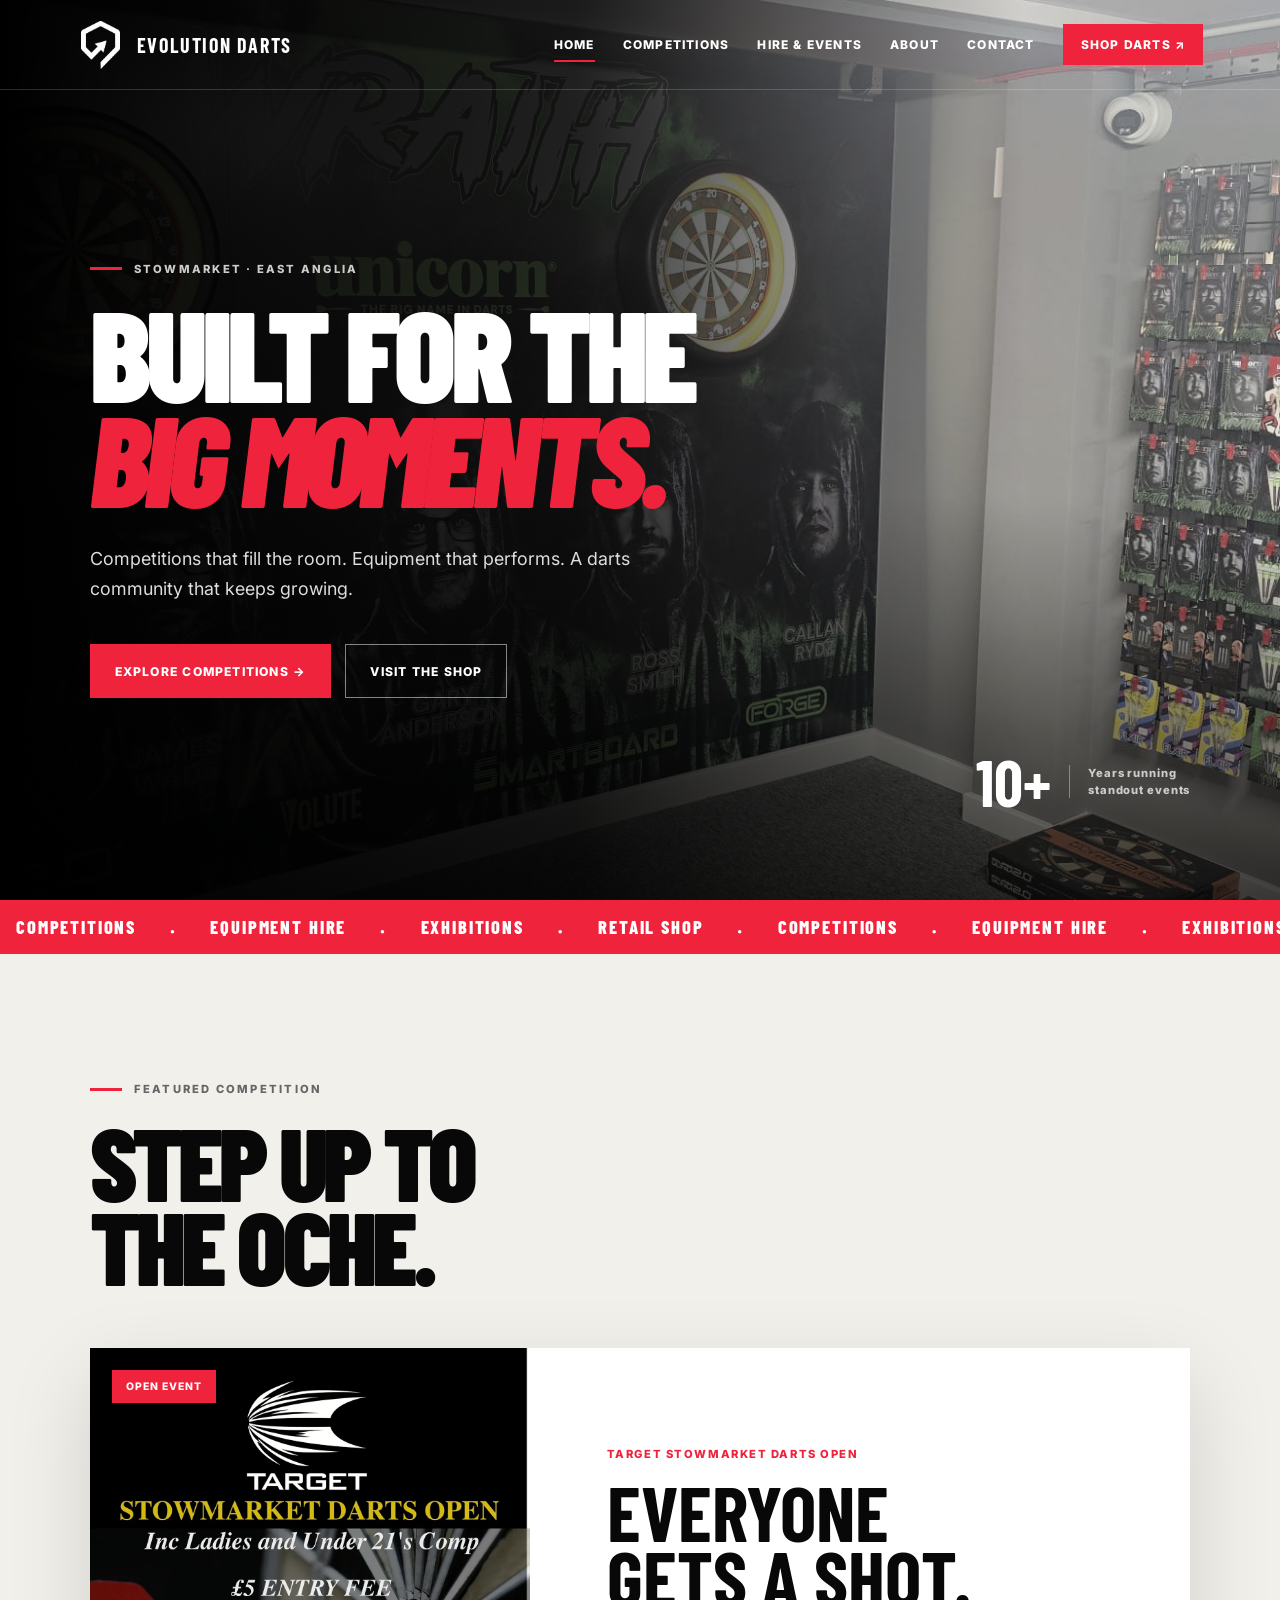
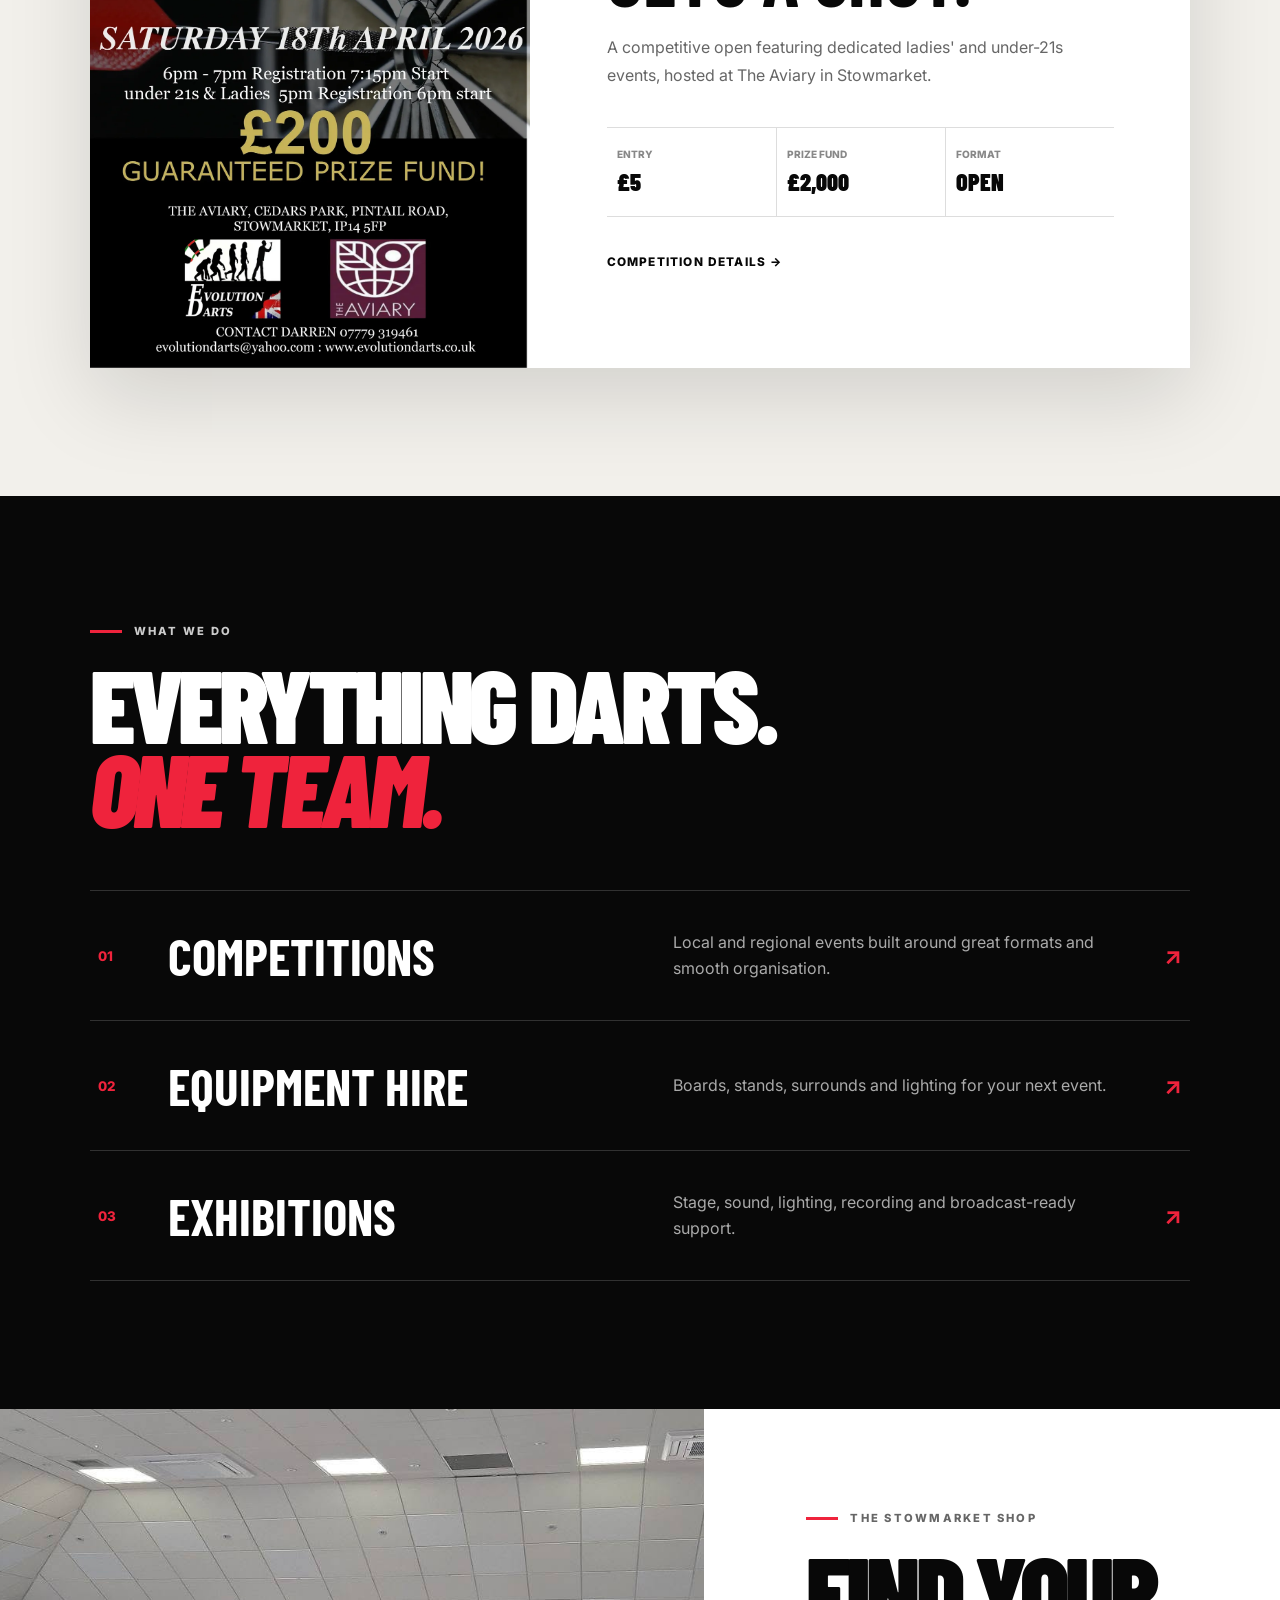
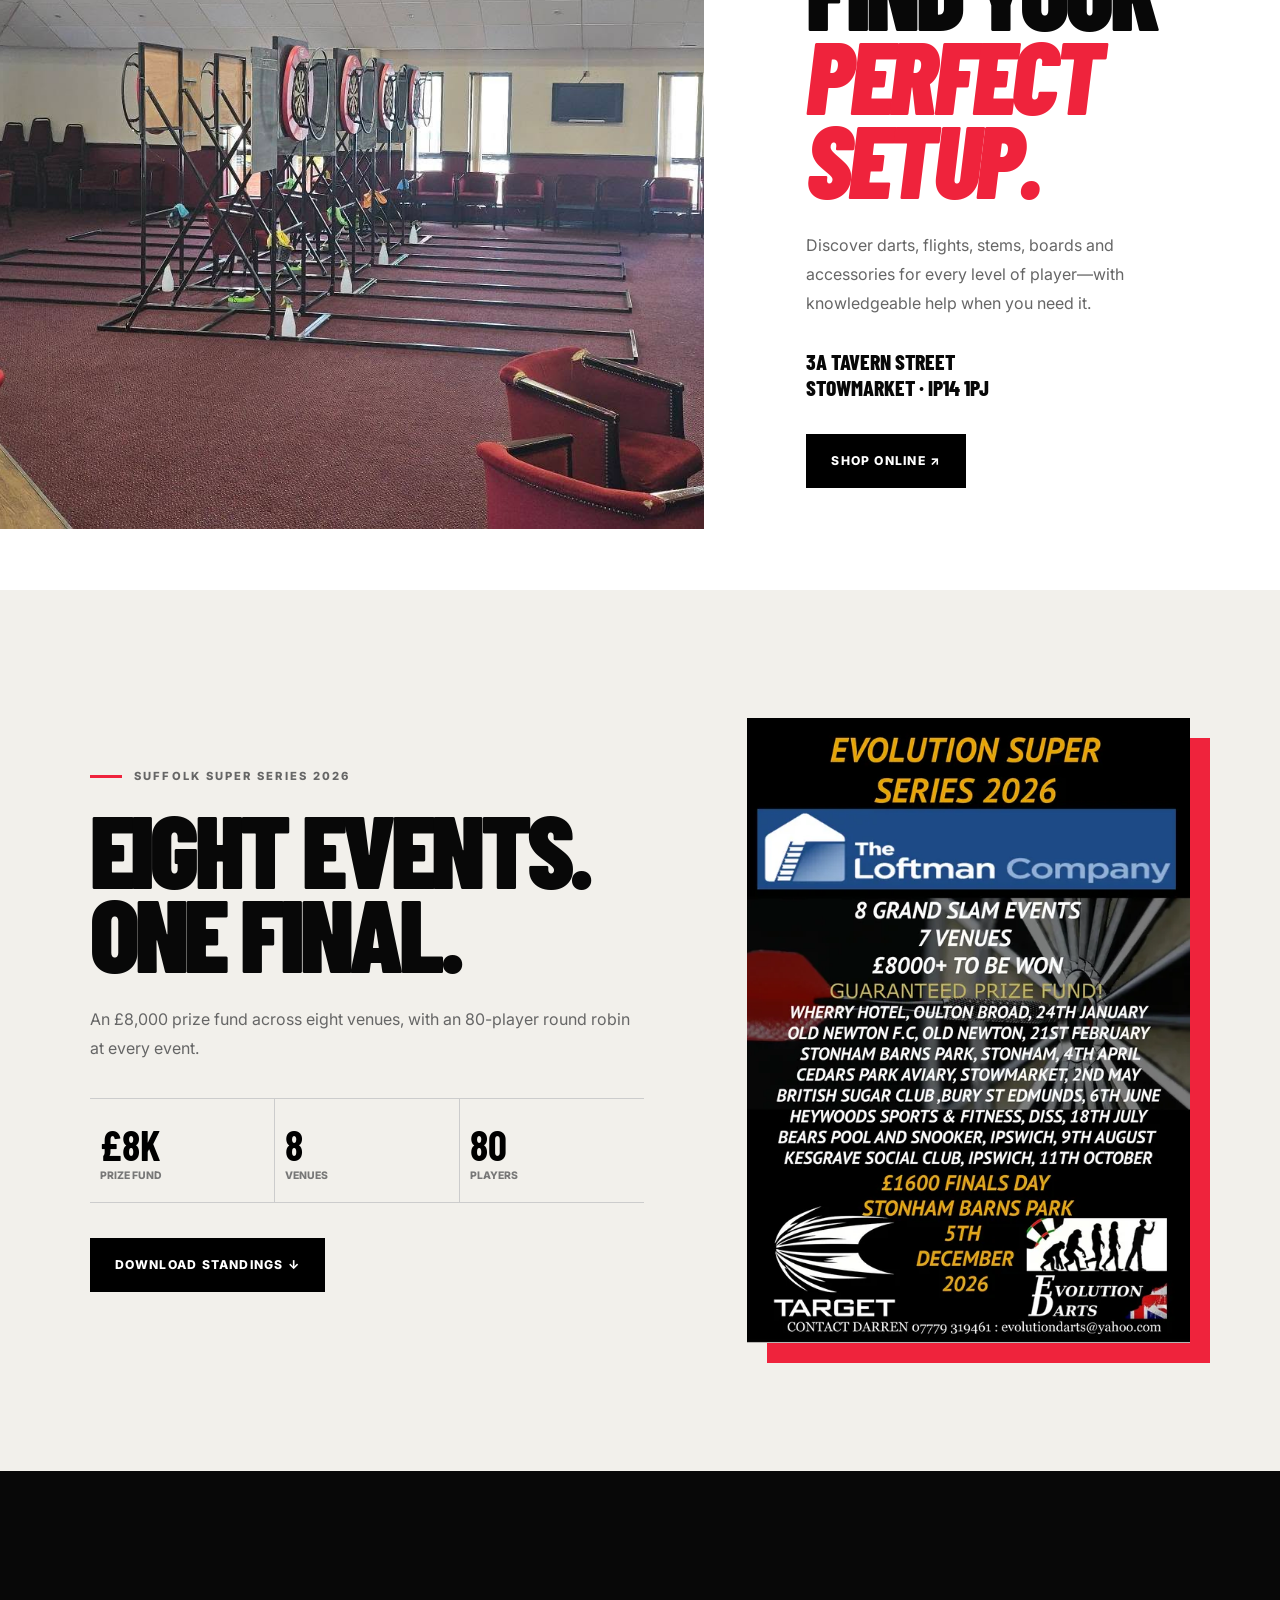
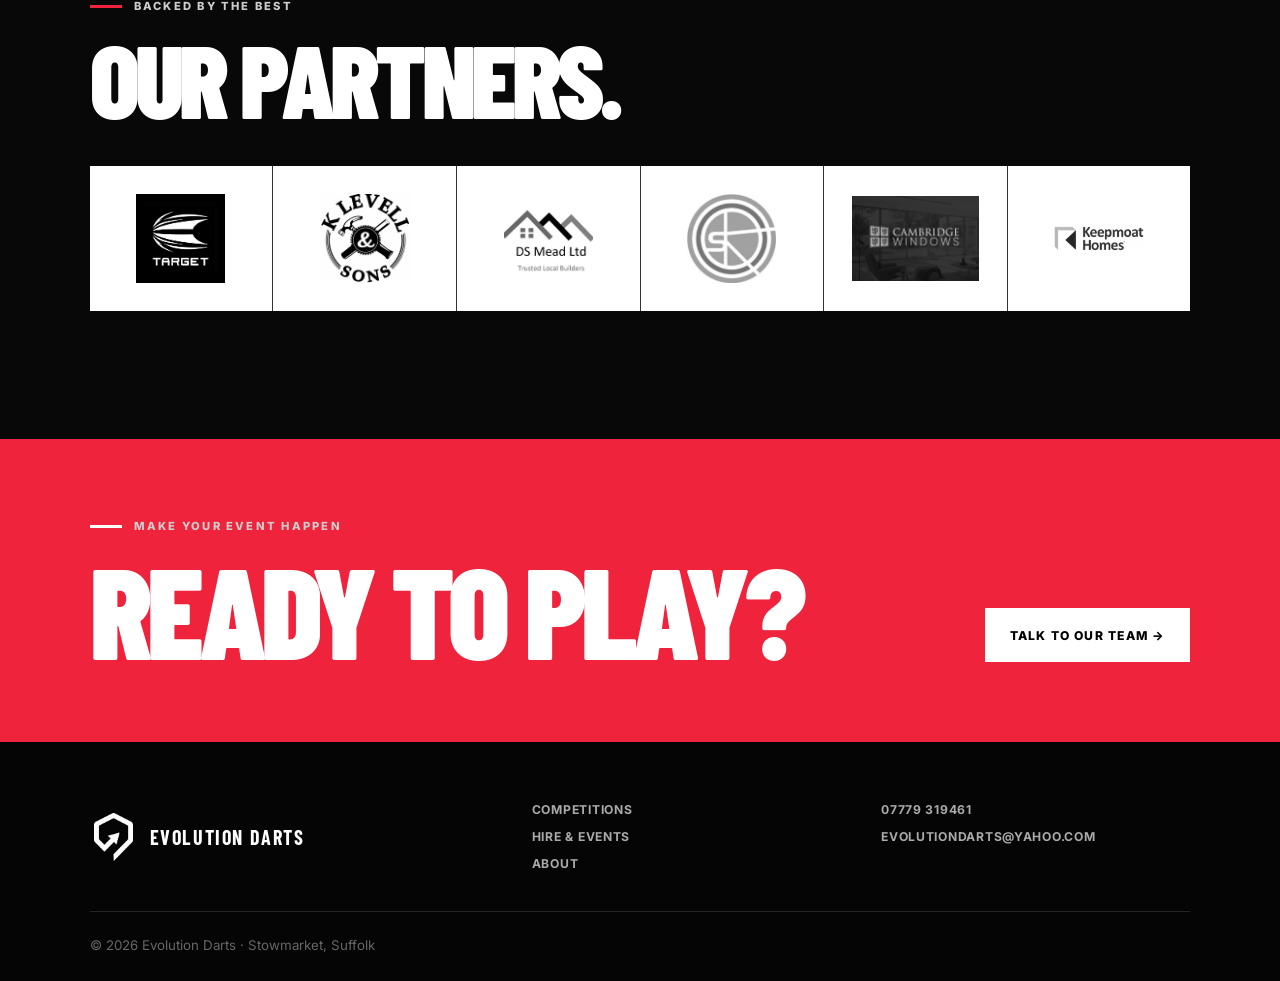
<file: docs/index.html>
<!doctype html><html lang="en"><head><meta charset="utf-8"><meta name="viewport" content="width=device-width,initial-scale=1"><meta name="description" content="Evolution Darts competitions, equipment hire and specialist darts shop in Stowmarket."><title>Evolution Darts | Built for the big moments</title><link rel="preconnect" href="https://fonts.googleapis.com"><link rel="preconnect" href="https://fonts.gstatic.com" crossorigin><link href="https://fonts.googleapis.com/css2?family=Barlow+Condensed:ital,wght@0,700;0,800;0,900;1,800&family=Inter:wght@400;600;700;800&display=swap" rel="stylesheet"><link rel="stylesheet" href="modern.css"></head><body>
<a class="skip" href="#main">Skip to content</a><header><a class="brand" href="index.html"><img src="images/Evo-Logo-_white-removebg-preview.png" alt=""><strong>EVOLUTION <span>DARTS</span></strong></a><button class="menu" aria-expanded="false" aria-controls="nav"><i></i><i></i><i></i><b>Menu</b></button><nav id="nav"><a class="active" href="index.html">Home</a><a href="competitions.html">Competitions</a><a href="services.html">Hire & Events</a><a href="about-us.html">About</a><a href="contact-us.html">Contact</a><a class="shop" href="https://evolutiondarts.co.uk/" target="_blank" rel="noopener">Shop darts ↗</a></nav></header>
<main id="main"><section class="hero"><img src="images/evoshop2.jpg" alt="Evolution Darts shop"><div class="shade"></div><div class="hero-copy reveal"><p class="tag">STOWMARKET · EAST ANGLIA</p><h1>BUILT FOR THE<br><em>BIG MOMENTS.</em></h1><p>Competitions that fill the room. Equipment that performs. A darts community that keeps growing.</p><div class="actions"><a class="btn red" href="competitions.html">Explore competitions →</a><a class="btn clear" href="https://evolutiondarts.co.uk/">Visit the shop</a></div></div><div class="hero-stat"><strong>10+</strong><span>Years running<br>standout events</span></div></section>
<div class="ticker"><div>COMPETITIONS <b>●</b> EQUIPMENT HIRE <b>●</b> EXHIBITIONS <b>●</b> RETAIL SHOP <b>●</b> COMPETITIONS <b>●</b> EQUIPMENT HIRE <b>●</b> EXHIBITIONS <b>●</b> RETAIL SHOP <b>●</b></div></div>
<section class="feature wrap"><div class="heading reveal"><p class="tag dark">FEATURED COMPETITION</p><h2>STEP UP TO<br>THE OCHE.</h2></div><article class="event reveal"><div class="poster"><img src="images/evo-nextcomp.webp" alt="Stowmarket Darts Open poster"><span>OPEN EVENT</span></div><div class="event-copy"><p class="red-text">TARGET STOWMARKET DARTS OPEN</p><h3>EVERYONE<br>GETS A SHOT.</h3><p>A competitive open featuring dedicated ladies' and under-21s events, hosted at The Aviary in Stowmarket.</p><dl><div><dt>ENTRY</dt><dd>£5</dd></div><div><dt>PRIZE FUND</dt><dd>£2,000</dd></div><div><dt>FORMAT</dt><dd>OPEN</dd></div></dl><a class="link" href="competitions.html">Competition details →</a></div></article></section>
<section class="dark-section wrap"><div class="heading reveal"><p class="tag">WHAT WE DO</p><h2>EVERYTHING DARTS.<br><em>ONE TEAM.</em></h2></div><div class="services"><a href="competitions.html"><small>01</small><h3>COMPETITIONS</h3><p>Local and regional events built around great formats and smooth organisation.</p><b>↗</b></a><a href="services.html"><small>02</small><h3>EQUIPMENT HIRE</h3><p>Boards, stands, surrounds and lighting for your next event.</p><b>↗</b></a><a href="services.html"><small>03</small><h3>EXHIBITIONS</h3><p>Stage, sound, lighting, recording and broadcast-ready support.</p><b>↗</b></a></div></section>
<section class="shop-feature"><img src="images/evo-equip3.jpg" alt="Darts equipment"><div><p class="tag dark">THE STOWMARKET SHOP</p><h2>FIND YOUR<br><em>PERFECT SETUP.</em></h2><p>Discover darts, flights, stems, boards and accessories for every level of player—with knowledgeable help when you need it.</p><address>3A TAVERN STREET<br>STOWMARKET · IP14 1PJ</address><a class="btn black" href="https://evolutiondarts.co.uk/">Shop online ↗</a></div></section>
<section class="series wrap"><div><p class="tag dark">SUFFOLK SUPER SERIES 2026</p><h2>EIGHT EVENTS.<br>ONE FINAL.</h2><p>An £8,000 prize fund across eight venues, with an 80-player round robin at every event.</p><div class="stats"><span><strong>£8K</strong>PRIZE FUND</span><span><strong>8</strong>VENUES</span><span><strong>80</strong>PLAYERS</span></div><a class="btn black" href="reports/Super Series Points 2026.xlsx" download>Download standings ↓</a></div><img src="images/suffolk-super.webp" alt="Suffolk Super Series 2026"></section>
<section class="partners wrap dark-section"><div class="heading"><p class="tag">BACKED BY THE BEST</p><h2>OUR PARTNERS.</h2></div><div class="logos"><img src="images/target-logo.jpg" alt="Target"><img src="images/Klevelsons.webp" alt="K Levell and Sons"><img src="images/dsmeadltd.webp" alt="DS Mead"><img src="images/sidekick.webp" alt="SideKick Sports"><img src="images/cam-windows.webp" alt="Cambridge Windows"><img src="images/Keepmoat-web.jpg" alt="Keepmoat"></div></section>
<section class="cta"><p class="tag">MAKE YOUR EVENT HAPPEN</p><h2>READY TO PLAY?</h2><a class="btn white" href="contact-us.html">Talk to our team →</a></section></main>
<footer><div class="brand"><img src="images/Evo-Logo-_white-removebg-preview.png" alt=""><strong>EVOLUTION DARTS</strong></div><div><a href="competitions.html">Competitions</a><a href="services.html">Hire & Events</a><a href="about-us.html">About</a></div><div><a href="tel:+447779319461">07779 319461</a><a href="mailto:evolutiondarts@yahoo.com">evolutiondarts@yahoo.com</a></div><small>© <span id="year"></span> Evolution Darts · Stowmarket, Suffolk</small></footer><script src="modern.js"></script></body></html>
</file>
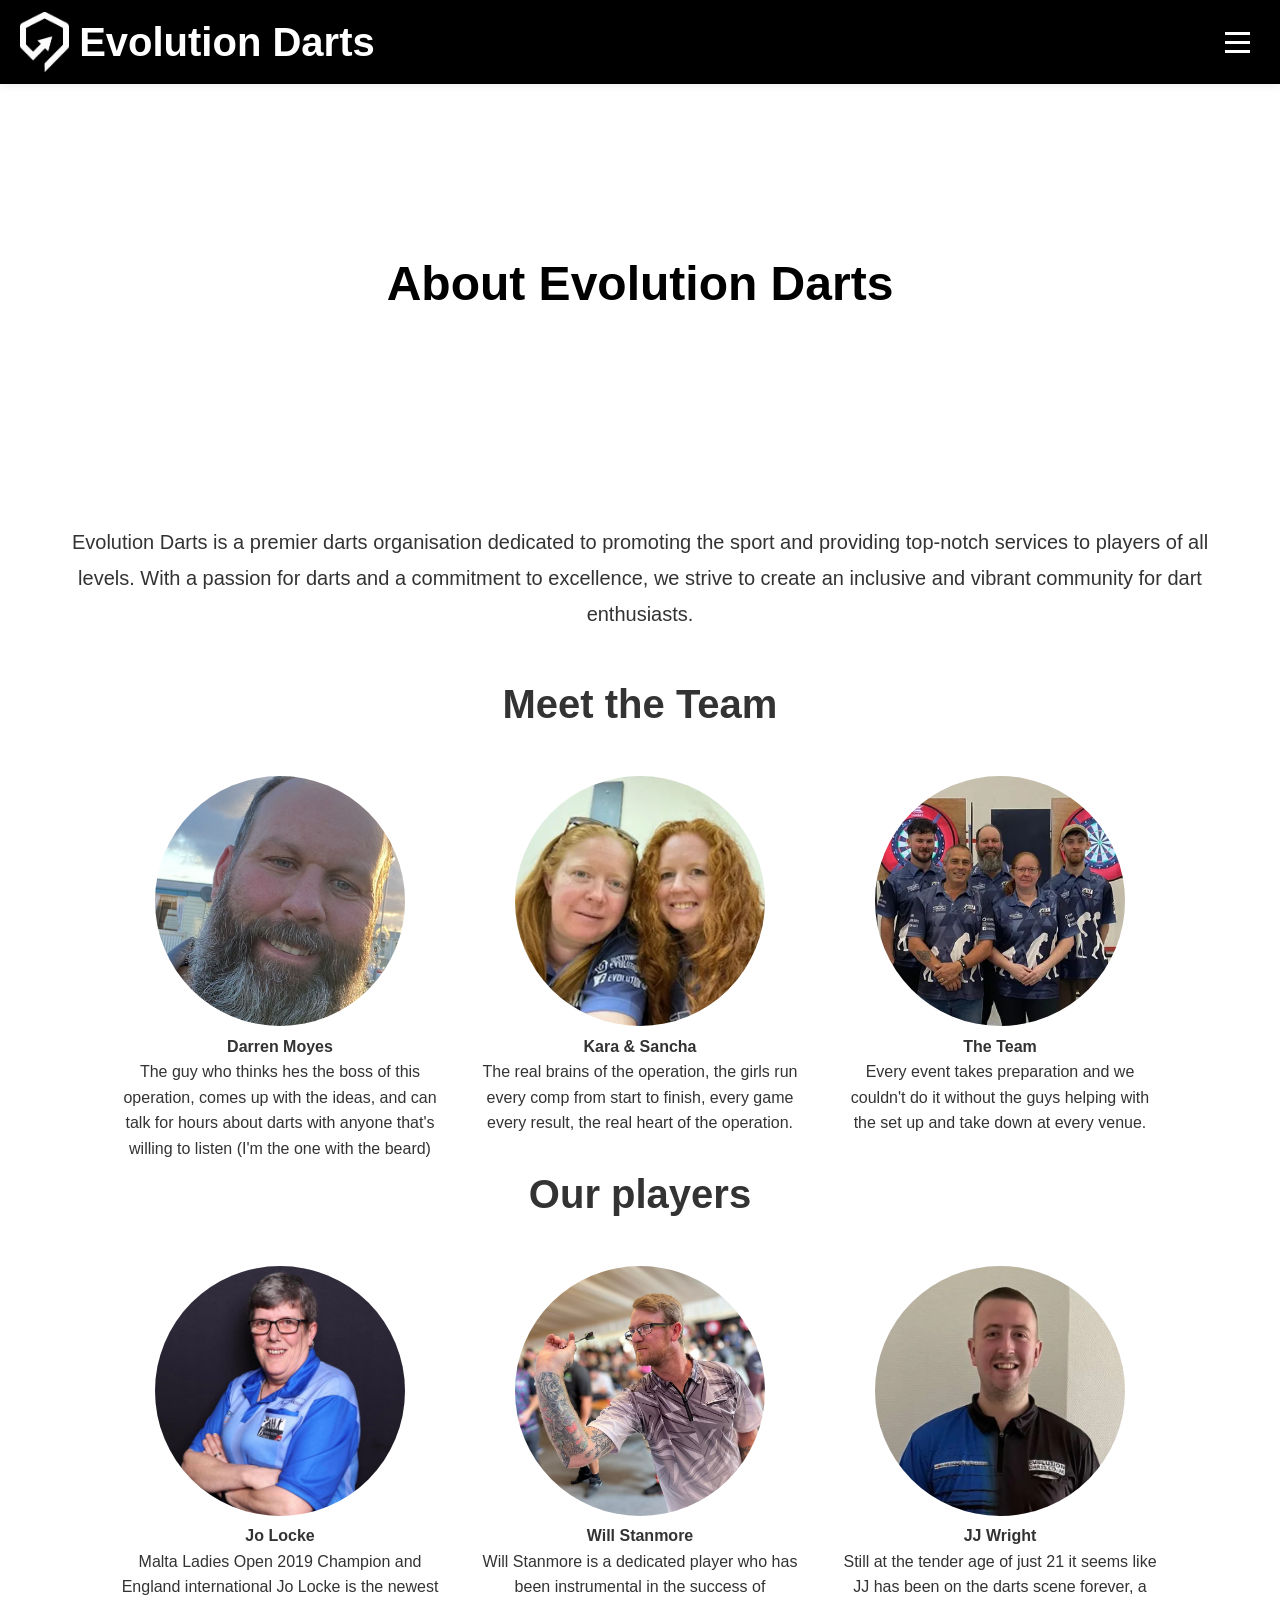
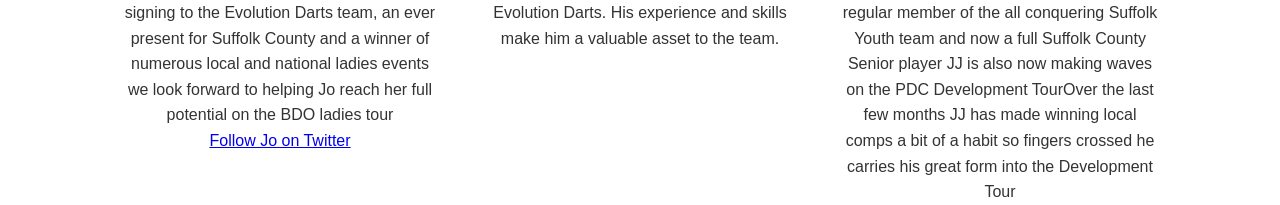
<file: docs/about-us.html>
<!DOCTYPE html>
<html lang="en">
<head>
    <meta charset="UTF-8">
    <meta name="viewport" content="width=device-width, initial-scale=1.0">
    <link rel="stylesheet" href="style.css">
    <title>Evolution Darts</title>
</head>
<body>
    <div class="container">
        <div class="brand">
            <img class="logo" src="images/Evo-Logo-_white-removebg-preview.png" alt="Evolution Darts Logo">
            <h1>Evolution Darts</h1>
        </div>
        <button class="hamburger" aria-label="Toggle menu">
            <span></span>
            <span></span>
            <span></span>
        </button>
        <div class="nav-bar">
            <ul>
                <li>
                    <a href="index.html">Home</a>
                    <a href="services.html">Services</a>
                    <a href="competitions.html">Competitions</a>
                    <a href="about-us.html">About Us</a>
                    <a href="contact-us.html">Contact Us</a>
                    <a class="shop-btn" href="https://evolutiondarts.co.uk/" target="_blank" rel="noopener noreferrer">Online Shop</a>
                </li>
            </ul>
        </div>
        <div class="side-menu">
            <button class="close-btn">&times;</button>
            <ul>
                <li><a href="index.html">Home</a></li>
                <li><a href="services.html">Services</a></li>
                <li><a href="competitions.html">Competitions</a></li>
                <li><a href="about-us.html">About Us</a></li>
                <li><a href="contact-us.html">Contact Us</a></li>
                <li><a class="shop-btn" href="https://evolutiondarts.co.uk/" target="_blank" rel="noopener noreferrer">Online Shop</a></li>
            </ul>
        </div>
    </div>
    
    <div class="about-hero">
        <h2>About Evolution Darts</h2>
    </div>

    <div class="about-content">
        <p>Evolution Darts is a premier darts organisation dedicated to promoting the sport and providing top-notch services to players of all levels. With a passion for darts and a commitment to excellence, we strive to create an inclusive and vibrant community for dart enthusiasts.</p>
    </div>

    <div class="meet-the-team">
        <h3>Meet the Team</h3>
        <div class="team-member">
            <img src="images/darren_evo.jpeg" alt="Darren">
            <h4>Darren Moyes</h4>
            <p>The guy who thinks hes the boss of this operation, comes up with the ideas, and can talk for hours about darts with anyone that's willing to listen (I'm the one with the beard)</p>
        </div>
        <div class="team-member">
            <img src="images/kara_satcha_evo.webp" alt="Kara & Sancha">
            <h4>Kara & Sancha</h4>
            <p>The real brains of the operation, the girls run every comp from start to finish, every game every result, the real heart of the operation.</p>
        </div>
        <div class="team-member">
            <img src="images/team_evo.webp" alt="The team at evo darts">
            <h4>The Team</h4>
            <p>Every event takes preparation and we couldn't do it without the guys helping with the set up and take down at every venue.</p>
        </div>
    </div>

        <div class="meet-the-players">
        <h3>Our players</h3>
        <div class="player">
            <img src="images/jo_locke.jpg" alt="Jo Locke">
            <h4>Jo Locke</h4>
            <p>Malta Ladies Open 2019 Champion and England international Jo Locke is the newest signing to the Evolution Darts team, an ever present for Suffolk County and a winner of numerous local and national ladies events we look forward to helping Jo reach her full potential on the BDO ladies tour</p>
            <p><a href="https://x.com/DartsJo" target="_blank" rel="noopener noreferrer">Follow Jo on Twitter</a></p>
        </div>
        <div class="player">
            <img src="images/will_stanmore.jpg" alt="Will Stanmore">
            <h4>Will Stanmore</h4>
            <p>Will Stanmore is a dedicated player who has been instrumental in the success of Evolution Darts. His experience and skills make him a valuable asset to the team.</p>
        </div>
        <div class="player">
            <img src="images/jj_wright.jpg" alt="JJ Wright">
            <h4>JJ Wright</h4>
            <p>Still at the tender age of just 21 it seems like JJ has been on the darts scene forever, a regular member of the all conquering Suffolk Youth team and now a full Suffolk County Senior player JJ is also now making waves on the PDC Development TourOver the last few months JJ has made winning local comps a bit of a habit so fingers crossed he carries his great form into the Development Tour</p>
        </div>
    </div>




    <script src="main.js"></script>
</body>
</html>
</file>
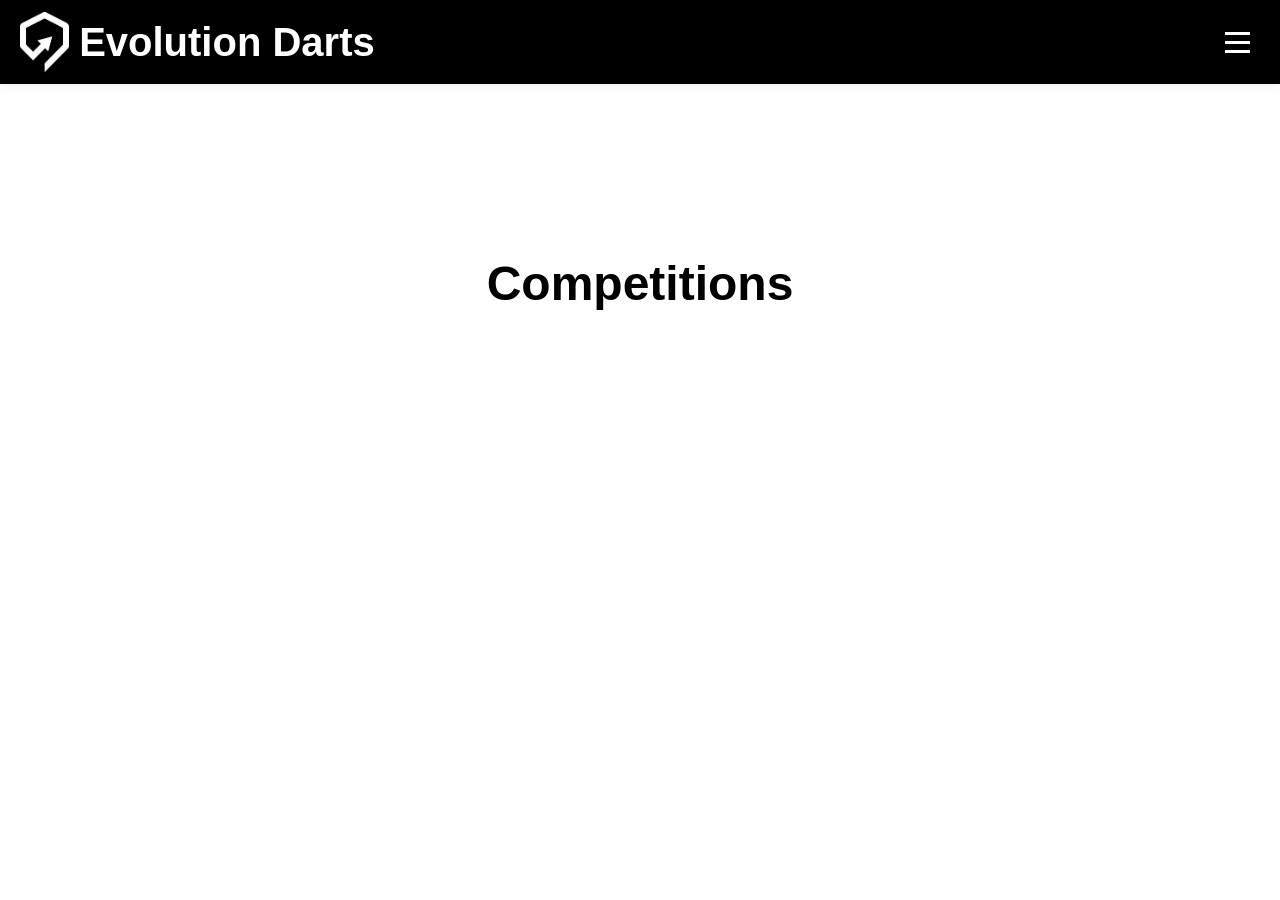
<file: docs/competitions.html>
<!DOCTYPE html>
<html lang="en">
<head>
    <meta charset="UTF-8">
    <meta name="viewport" content="width=device-width, initial-scale=1.0">
    <link rel="stylesheet" href="style.css">
    <title>Evolution Darts</title>
</head>
<body>
    <div class="container">
        <div class="brand">
            <img class="logo" src="/images/Evo-Logo-_white-removebg-preview.png" alt="Evolution Darts Logo">
            <h1>Evolution Darts</h1>
        </div>
        <button class="hamburger" aria-label="Toggle menu">
            <span></span>
            <span></span>
            <span></span>
        </button>
        <div class="nav-bar">
            <ul>
                <li>
                    <a href="index.html">Home</a>
                    <a href="services.html">Services</a>
                    <a href="competitions.html">Competitions</a>
                    <a href="about-us.html">About Us</a>
                    <a href="contact-us.html">Contact Us</a>
                    <a class="shop-btn" href="https://evolutiondarts.co.uk/" target="_blank" rel="noopener noreferrer">Online Shop</a>
                </li>
            </ul>
        </div>
        <div class="side-menu">
            <button class="close-btn">&times;</button>
            <ul>
                <li><a href="index.html">Home</a></li>
                <li><a href="services.html">Services</a></li>
                <li><a href="competitions.html">Competitions</a></li>
                <li><a href="about-us.html">About Us</a></li>
                <li><a href="contact-us.html">Contact Us</a></li>
                <li><a class="shop-btn" href="https://evolutiondarts.co.uk/" target="_blank" rel="noopener noreferrer">Online Shop</a></li>
            </ul>
        </div>
    </div>
    
    <div class="about-hero">
        <h2>Competitions</h2>
    </div>





    <script src="main.js"></script>
</body>
</html>
</file>
<file: docs/modern.css>
:root{--red:#ef233c;--black:#080808;--paper:#f2f0eb;--white:#fff;--display:"Barlow Condensed",sans-serif;--body:"Inter",sans-serif}*{box-sizing:border-box;margin:0;padding:0}html{scroll-behavior:smooth}body{background:var(--paper);color:var(--black);font-family:var(--body);overflow-x:hidden}img{display:block;max-width:100%}a{color:inherit}.skip{position:fixed;top:8px;left:8px;z-index:99;padding:12px;background:white;transform:translateY(-150%)}.skip:focus{transform:none}header{position:absolute;z-index:20;inset:0 0 auto;display:flex;height:90px;padding:0 clamp(22px,6vw,100px);align-items:center;justify-content:space-between;border-bottom:1px solid #ffffff2b;color:white}.brand{display:flex;align-items:center;gap:12px;text-decoration:none}.brand img{width:48px;height:48px;object-fit:contain}.brand strong{font-family:var(--display);font-size:1.25rem;letter-spacing:.08em}.brand span{font-weight:700}nav{display:flex;align-items:center;gap:clamp(18px,2.2vw,35px)}nav a{position:relative;font-size:.75rem;font-weight:800;letter-spacing:.1em;text-decoration:none;text-transform:uppercase}nav a:not(.shop):after{position:absolute;bottom:-10px;left:0;width:100%;height:2px;background:var(--red);content:"";transform:scaleX(0);transition:.25s}nav a:hover:after,nav a.active:after{transform:none}.shop{padding:13px 18px;background:var(--red)}.menu{display:none;border:0;background:none;color:white}.hero{position:relative;display:flex;min-height:760px;height:100svh;padding:140px clamp(24px,7vw,115px) 80px;align-items:center;overflow:hidden;color:white;background:black}.hero>img{position:absolute;inset:0;width:100%;height:100%;object-fit:cover;filter:saturate(.65)}.shade{position:absolute;inset:0;background:linear-gradient(90deg,#000f 0,#000c 45%,#0001 80%),linear-gradient(0deg,#000b,transparent 45%)}.hero-copy{position:relative;z-index:2;max-width:850px}.tag{display:flex;align-items:center;gap:12px;margin-bottom:24px;color:#ccc;font-size:.7rem;font-weight:800;letter-spacing:.2em}.tag:before{width:32px;height:3px;background:var(--red);content:""}.tag.dark{color:#666}.hero h1,.heading h2,.shop-feature h2,.series h2,.cta h2{font-family:var(--display);font-weight:900;letter-spacing:-.045em;line-height:.82}.hero h1{font-size:clamp(5rem,10vw,10rem)}em{color:var(--red);font-style:italic}.hero-copy>p:not(.tag){max-width:620px;margin-top:34px;color:#ddd;font-size:1.12rem;line-height:1.7}.actions{display:flex;gap:14px;margin-top:40px}.btn{display:inline-flex;min-height:54px;padding:0 24px;align-items:center;justify-content:center;border:1px solid transparent;font-size:.76rem;font-weight:800;letter-spacing:.1em;text-decoration:none;text-transform:uppercase;transition:.25s}.btn:hover{transform:translateY(-3px)}.red{background:var(--red)}.clear{border-color:#ffffff80}.black{background:black;color:white}.white{background:white;color:black}.hero-stat{position:absolute;z-index:2;right:7vw;bottom:80px;display:flex;align-items:center;gap:18px}.hero-stat strong{font-family:var(--display);font-size:4rem}.hero-stat span{padding-left:18px;border-left:1px solid #888;color:#ccc;font-size:.7rem;font-weight:800;line-height:1.5;letter-spacing:.08em}.ticker{overflow:hidden;background:var(--red);color:white}.ticker div{width:max-content;padding:16px;font-family:var(--display);font-size:1.15rem;font-weight:800;letter-spacing:.1em;animation:move 25s linear infinite}.ticker b{padding:0 28px;font-size:.5rem}@keyframes move{to{transform:translateX(-50%)}}.wrap{padding:clamp(80px,10vw,145px) clamp(24px,7vw,115px)}.heading{margin-bottom:60px}.heading h2,.shop-feature h2,.series h2{font-size:clamp(4rem,8vw,8rem)}.event{display:grid;grid-template-columns:.8fr 1.2fr;max-width:1250px;margin-left:auto;background:white;box-shadow:0 30px 80px #0002}.poster{position:relative;min-height:620px;overflow:hidden}.poster img{width:100%;height:100%;object-fit:cover}.poster span{position:absolute;top:22px;left:22px;padding:10px 14px;background:var(--red);color:white;font-size:.65rem;font-weight:800;letter-spacing:.1em}.event-copy{display:flex;padding:clamp(40px,6vw,90px);flex-direction:column;justify-content:center}.red-text{color:var(--red);font-size:.7rem;font-weight:800;letter-spacing:.14em}.event h3{margin:18px 0 24px;font-family:var(--display);font-size:clamp(3.5rem,6vw,6rem);line-height:.85}.event-copy>p:not(.red-text){color:#666;line-height:1.75}.event dl{display:grid;grid-template-columns:repeat(3,1fr);margin:38px 0;border-block:1px solid #ddd}.event dl div{padding:20px 10px}.event dl div+div{border-left:1px solid #ddd}.event dt{color:#888;font-size:.63rem;font-weight:800}.event dd{margin-top:7px;font-family:var(--display);font-size:1.5rem;font-weight:900}.link{font-size:.74rem;font-weight:800;letter-spacing:.1em;text-decoration:none;text-transform:uppercase}.dark-section{background:var(--black);color:white}.services{border-top:1px solid #ffffff2a}.services a{display:grid;padding:34px 8px;grid-template-columns:70px 1.1fr 1fr 50px;align-items:center;border-bottom:1px solid #ffffff2a;text-decoration:none;transition:.25s}.services a:hover{padding-inline:20px;background:#151515}.services small{color:var(--red);font-weight:800}.services h3{font-family:var(--display);font-size:clamp(2.5rem,4vw,4rem)}.services p{color:#aaa;line-height:1.6}.services b{justify-self:end;color:var(--red);font-size:1.5rem}.shop-feature{display:grid;grid-template-columns:1.1fr .9fr;background:white}.shop-feature>img{width:100%;height:720px;object-fit:cover}.shop-feature>div{display:flex;padding:clamp(55px,8vw,125px);flex-direction:column;justify-content:center}.shop-feature>div>p:not(.tag),.series>div>p:not(.tag){margin:30px 0;color:#666;line-height:1.8}.shop-feature address{margin-bottom:34px;font-family:var(--display);font-size:1.35rem;font-style:normal;font-weight:800}.shop-feature .btn,.series .btn{width:max-content}.series{display:grid;grid-template-columns:1fr .8fr;gap:8vw;align-items:center}.series>img{box-shadow:20px 20px var(--red)}.stats{display:flex;margin:35px 0;border-block:1px solid #ccc}.stats span{display:flex;flex:1;padding:20px 10px;flex-direction:column;color:#777;font-size:.65rem;font-weight:800}.stats span+span{border-left:1px solid #ccc}.stats strong{color:black;font-family:var(--display);font-size:2.6rem}.partners .heading{margin-bottom:45px}.logos{display:grid;grid-template-columns:repeat(6,1fr);gap:1px;background:#333}.logos img{width:100%;height:145px;padding:28px;object-fit:contain;background:white;filter:grayscale(1);transition:.25s}.logos img:hover{filter:none;transform:translateY(-4px)}.cta{display:grid;padding:80px 7vw;grid-template-columns:1fr auto;align-items:end;background:var(--red);color:white}.cta .tag{grid-column:1/-1}.cta .tag:before{background:white}.cta h2{font-size:clamp(5rem,10vw,10rem)}footer{display:grid;padding:60px 7vw 28px;grid-template-columns:1.3fr 1fr 1fr;gap:40px;background:#050505;color:white}footer>div:not(.brand){display:flex;flex-direction:column;gap:12px}footer a{color:#aaa;font-size:.76rem;font-weight:700;letter-spacing:.06em;text-decoration:none;text-transform:uppercase}footer small{grid-column:1/-1;padding-top:25px;border-top:1px solid #ffffff20;color:#666}.reveal{opacity:0;transform:translateY(24px);transition:.7s}.reveal.show{opacity:1;transform:none}
@media(max-width:950px){nav{position:fixed;inset:0;display:flex;padding:110px 28px;flex-direction:column;align-items:flex-start;background:#080808;transform:translateX(100%);transition:.35s}nav.open{transform:none}nav a{font-family:var(--display);font-size:2.5rem}.menu{position:relative;z-index:2;display:block}.menu i{display:block;width:28px;height:2px;margin:5px;background:white}.menu b{position:absolute;width:1px;height:1px;overflow:hidden}.hero-stat{display:none}.event,.shop-feature,.series{grid-template-columns:1fr}.shop-feature>img{height:500px}.services a{grid-template-columns:55px 1fr 40px}.services p{display:none}.logos{grid-template-columns:repeat(3,1fr)}.cta{grid-template-columns:1fr;gap:30px}footer{grid-template-columns:1fr 1fr}}
@media(max-width:600px){header{height:76px;padding-inline:18px}.brand img{width:40px;height:40px}.brand strong{font-size:1rem}.hero{min-height:700px;padding:120px 20px 70px}.hero h1{font-size:clamp(4.5rem,23vw,7rem)}.hero-copy>p:not(.tag){font-size:1rem}.actions{flex-direction:column}.wrap{padding:75px 20px}.heading h2,.shop-feature h2,.series h2{font-size:4.2rem}.event{margin:0}.poster{min-height:430px}.event-copy{padding:38px 24px}.event h3{font-size:3.6rem}.event dl{grid-template-columns:1fr}.event dl div+div{border-top:1px solid #ddd;border-left:0}.services a{padding:24px 0}.services h3{font-size:2.4rem}.shop-feature>img{height:390px}.shop-feature>div{padding:65px 22px}.stats{flex-direction:column}.stats span+span{border-top:1px solid #ccc;border-left:0}.series>img{box-shadow:11px 11px var(--red)}.logos{grid-template-columns:repeat(2,1fr)}.logos img{height:115px;padding:20px}.cta{padding:68px 20px}.cta h2{font-size:5rem}footer{padding:55px 22px 26px;grid-template-columns:1fr}footer small{grid-column:auto}}
@media(prefers-reduced-motion:reduce){html{scroll-behavior:auto}.ticker div{animation:none}.reveal{opacity:1;transform:none;transition:none}}
</file>
<file: docs/style.css>
*
{
    margin: 0;
    padding: 0;
    box-sizing: border-box;
}

body
{
    font-family: Arial, Helvetica, sans-serif;
    line-height: 1.6;
    background-color: #ffff;
    color: #333;
    min-height: 100vh;
}

/* Header*/
.container{
    width: 100%;
    margin: auto;
    overflow: hidden;
    padding: 20px;
    background-color: #000;
    box-shadow: 0 0 10px rgba(0, 0, 0, 0.1);
    display: flex;
    align-items: center;
    justify-content: space-between;
}

.brand {
    display: flex;
    align-items: center;
    gap: 10px;
    padding: 0;
}

.container img.logo {
    height: 60px;
    width: auto;
    margin: 0;
    display: block;
}

.container h1
{
    color: #fff;
    text-align: left;
    margin: 0;
    font-size: 60px;
    font-family: 'Segoe UI', Tahoma, Geneva, Verdana, sans-serif;
}

.container .nav-bar{
    display: flex;
    justify-content: flex-end;
    align-items: center;
    margin: 0;
    background-color: #ffffff;
    border-radius: 50px;
    padding: 18px 35px;
}

.container .nav-bar ul {
    list-style: none;
    margin: 0;
    display: flex;
    align-items: center;
}

.container .nav-bar a{
    color: #000;
    font-size: 24px;
    text-decoration: none;
    margin-right: 20px;
    transition: color 0.3s ease;
}

.container .nav-bar a:hover{
    color: #000000;
    text-decoration: underline;
}

.container .nav-bar a.shop-btn{
    background-color: #000;
    color: #fff;
    padding: 8px 16px;
    border-radius: 20px;
    margin-right: 0;
}

.container .nav-bar a.shop-btn:hover{
    color: white;
    background-color: #000000;
    transform: scale(1.3);
    transform-origin: center;
    transition: transform 0.3s ease, background-color 0.3s ease;
    text-decoration: none;
}

/* Hamburger Menu */
.hamburger {
    display: none;
    flex-direction: column;
    background: none;
    border: none;
    cursor: pointer;
    padding: 10px;
}

.hamburger span {
    width: 25px;
    height: 3px;
    background-color: #fff;
    margin: 3px 0;
    transition: 0.3s;
}

/* Side Menu */
.side-menu {
    position: fixed;
    top: 0;
    right: -300px;
    width: 250px;
    height: 100%;
    background-color: #000;
    transition: right 0.3s ease;
    z-index: 1000;
    padding-top: 80px;
}

.side-menu .close-btn {
    position: absolute;
    top: 20px;
    right: 20px;
    background: none;
    border: none;
    color: #fff;
    font-size: 30px;
    cursor: pointer;
    z-index: 1001;
}

.side-menu ul {
    list-style: none;
    padding: 0;
    margin: 0;
}

.side-menu li {
    border-bottom: 1px solid #333;
}

.side-menu a {
    display: block;
    color: #fff;
    text-decoration: none;
    padding: 15px 20px;
    font-size: 18px;
    transition: background-color 0.3s;
}

.side-menu a:hover {
    background-color: #333;
}

.side-menu.open {
    right: 0;
}


/* Responsive Design */
@media (max-width: 1450px) {
    .container {
        flex-direction: row;
        justify-content: space-between;
        align-items: center;
        padding: 10px 20px;
    }

    .brand h1 {
        font-size: 40px;
    }

    .container .nav-bar {
        display: none;
    }

    .hamburger {
        display: flex;
    }

    .home-hero h2 {
        font-size: 36px;
    }

    .home-hero p {
        font-size: 16px;
    }

    .timer-box {
        min-width: 60px;
        padding: 10px 15px;
    }

    .timer-number {
        font-size: 24px;
    }

    .our-next-comp {
        padding: 40px 20px;
    }

    .comp-info {
        flex-direction: column;
        gap: 20px;
    }

    .corp-partners {
        padding: 40px 20px;
    }

    .partners-scroll {
        gap: 20px;
    }

    .partner-card {
        min-width: 120px;
    }

    .partner-logo {
        width: 100px;
        height: 100px;
    }

    .suffolk-container {
        flex-direction: column;
        gap: 20px;
    }

    .suffolk-info h2 {
        font-size: 24px;
    }

    .suffolk-info p {
        font-size: 14px;
    }
}

/*Hero Section*/
.home-hero {
    position: relative;
    width: 100%;
    height: 500px;
    display: flex;
    align-items: center;
    justify-content: center;
    overflow: hidden;
}

.home-hero-pic {
    position: absolute;
    width: 100%;
    height: 100%;
    object-fit: cover;
    top: 0;
    left: 0;
    z-index: 1;
}

.home-hero::before {
    content: '';
    position: absolute;
    top: 0;
    left: 0;
    width: 100%;
    height: 100%;
    background: rgba(0, 0, 0, 0.3);
    z-index: 1.5;
}

.hero-content {
    position: relative;
    z-index: 2;
    text-align: center;
    display: flex;
    flex-direction: column;
    align-items: center;
    gap: 15px;
}

.home-hero h2 {
    color: #fff;
    font-size: 52px;
    margin: 0;
    text-shadow: 2px 2px 10px rgba(0, 0, 0, 0.7);
    font-family: 'Segoe UI', Tahoma, Geneva, Verdana, sans-serif;
}

.home-hero p {
    color: #fff;
    font-size: 20px;
    max-width: 600px;
    text-shadow: 2px 2px 10px rgba(0, 0, 0, 0.7);
    padding: 0 20px;
    margin: 0;
}
.home-hero {
    text-align: center;
    background-color: #f4f4f4;
}

/* Countdown Timer */
.timer-countdown {
    display: flex;
    gap: 15px;
    justify-content: center;
    margin-top: 20px;
    flex-wrap: wrap;
}

.timer-box {
    background: #000;
    padding: 15px 20px;
    border-radius: 10px;
    text-align: center;
    min-width: 80px;
    box-shadow: 0 4px 15px rgba(0, 0, 0, 0.2);
}

.timer-number {
    display: block;
    font-size: 32px;
    font-weight: bold;
    color: #fff;
}

.timer-label {
    display: block;
    font-size: 12px;
    color: #e0e0e0;
    margin-top: 5px;
    text-transform: uppercase;
    letter-spacing: 1px;
}

/* Our Next Competition Section */
.our-next-comp {
    padding: 60px 20px;
    background-color: #f9f9f9;
}

.our-next-comp h2 {
    text-align: center;
    font-size: 36px;
    margin-bottom: 40px;
    color: #333;
}

.our-next-comp h3 {
    text-align: center;
    font-size: 36px;
    margin-bottom: 40px;
    color: #333;
}

.comp-info {
    display: flex;
    gap: 40px;
    align-items: center;
    max-width: 1200px;
    margin: 0 auto;
}

.comp-pic {
    flex: 1;
    width: 100%;
    height: auto;
    border-radius: 10px;
    object-fit: cover;
    box-shadow: 0 4px 15px rgba(0, 0, 0, 0.1);
}

.comp-details {
    flex: 1;
    display: flex;
    flex-direction: column;
    gap: 20px;
}

.comp-details h3 {
    font-size: 28px;
    color: #333;
    margin: 0;
}
/* Corporate Partners Scrolling Section */
.corp-partners {
    padding: 65px 20px;
    background-color: #fff;
    overflow: hidden;
}

.corp-partners h2 {
    text-align: center;
    font-size: 38px;
    margin-bottom: 50px;
    color: #333;
}

/* Scrolling container */
.partners-scroll-container {
    position: relative;
    width: 100%;
    overflow: hidden;
    padding-bottom: 40px;
    background: linear-gradient(to right, rgba(255,255,255,1) 0%, rgba(255,255,255,0) 5%, rgba(255,255,255,0) 95%, rgba(255,255,255,1) 100%);
}

.partners-scroll {
    display: flex;
    gap: 40px;
    animation: scroll-infinite 23s linear infinite;
    padding: 20px 0;
    width: max-content;
}

@keyframes scroll-infinite {
    0% {
        transform: translateX(0);
    }
    100% {
        transform: translateX(-50%);
    }
}

.partners-scroll:hover {
    animation-play-state: paused;
}

.partner-card {
    display: flex;
    flex-direction: column;
    align-items: center;
    gap: 15px;
    min-width: 150px;
    flex-shrink: 0;
}

.partner-logo {
    width: 120px;
    height: 120px;
    border-radius: 50%;
    background-color: #f0f0f0;
    display: flex;
    align-items: center;
    justify-content: center;
    overflow: hidden;
    box-shadow: 0 4px 15px rgba(0, 0, 0, 0.1);
    transition: transform 0.3s ease, box-shadow 0.3s ease;
    cursor: pointer;
}

.partner-logo img {
    width: 100%;
    height: 100%;
    object-fit: cover;
}

.partner-logo:hover {
    transform: scale(1.1);
    box-shadow: 0 6px 20px rgba(0, 0, 0, 0.2);
}

.partner-name {
    font-size: 14px;
    font-weight: 600;
    text-align: center;
    color: #333;
    cursor: pointer;
    transition: color 0.3s ease;
    text-decoration: none;
}

.partner-name:hover {
    color: #000000;
}

.view-more-btn {
    display: block;
    margin: 0 auto;
    padding: 12px 25px;
    background-color: #000000;
    color: #fff;
    border: none;
    border-radius: 5px;
    font-size: 16px;
    font-weight: 600;
    cursor: pointer;
    transition: background-color 0.3s ease, transform 0.3s ease;
    text-decoration: none;
    text-align: center;
}

.view-more-btn:hover {
    background-color: #000000;
    transform: translateY(-2px);
}

.our-services {
    padding: 60px 20px;
    background-color: #f9f9f9;
}

.our-services h2 {
    text-align: center;
    font-size: 36px;
    margin-bottom: 40px;
    color: #333;
}

/* Our Services */
.our-services {
    padding: 60px 20px;
    background-color: #f9f9f9;
    text-align: center;
}

.our-services h2 {
    font-size: 36px;
    margin-bottom: 40px;
    color: #333;
}

.services-grid {
    display: grid;
    grid-template-columns: repeat(auto-fit, minmax(300px, 1fr));
    gap: 30px;
    max-width: 1200px;
    margin: 0 auto 40px;
}

.service-card {
    background-color: #fff;
    padding: 30px 20px;
    border-radius: 10px;
    box-shadow: 0 4px 15px rgba(0, 0, 0, 0.1);
    transition: transform 0.3s ease, box-shadow 0.3s ease;
    display: flex;
    flex-direction: column;
    justify-content: space-between;
    min-height: 280px;
}

.service-card:hover {
    transform: translateY(-5px);
    box-shadow: 0 8px 25px rgba(0, 0, 0, 0.15);
}

.service-card h3 {
    font-size: 24px;
    color: #333;
    margin-bottom: 15px;
}

.service-card p {
    font-size: 16px;
    color: #666;
    line-height: 1.6;
}

.card-btn {
    display: inline-block;
    padding: 10px 20px;
    background-color: #000000;
    color: #fff;
    text-decoration: none;
    border-radius: 5px;
    font-size: 14px;
    font-weight: 600;
    transition: background-color 0.3s ease, transform 0.3s ease;
    margin-top: 15px;
}

.card-btn:hover {
    background-color: #333;
    transform: translateY(-2px);
}

/* Gallery Section */
.gallery-grid {
    display: flex;
    flex-wrap: wrap;
    gap: 30px;
    max-width: 1200px;
    margin: 3px auto;
    justify-content: center;
}

.gallery-item {
    flex: 1 1 calc(25% - 10px);
    min-width: 180px;
    max-width: 250px;
    overflow: hidden;
    border-radius: 10px;
    box-shadow: 0 4px 15px rgba(0, 0, 0, 0.1);
    transition: transform 0.3s ease, box-shadow 0.3s ease;
}

.gallery-item:hover {
    transform: scale(1.15);
    box-shadow: 0 8px 25px rgba(0, 0, 0, 0.15);
}

.gallery-item img {
    width: 100%;
    height: 250px;
    object-fit: cover;
    display: block;
}

/* Suffolk Super Section */
.suffolk-super {
    padding: 60px 20px;
    background-color: #f9f9f9;
}
.suffolk-super h2 {
    text-align: center;
    font-size: 36px;
    margin-bottom: 40px;
    color: #000;
}

.suffolk-container {
    display: flex;
    gap: 40px;
    align-items: center;
    max-width: 1200px;
    margin: 0 auto;
}

.suffolk-card {
    flex: 1;
}

.suffolk-image img {
    width: 100%;
    height: auto;
    border-radius: 10px;
    box-shadow: 0 4px 15px rgba(0, 0, 0, 0.1);
}

.suffolk-super h2 {
    font-size: 40px;
    color: #000;
    margin-bottom: 20px;
}

.suffolk-info h3{
    font-size: 28px;
    color: black;
    margin-bottom: 15px;
    text-align: center;
}

.suffolk-info p {
    font-size: 16px;
    color: #000;
    line-height: 1.8;
    text-align: center;
}

/*.suffolk-super button {
    display: block;
    margin: 30px auto 0;
    padding: 12px 25px;
    text-align: center;
    font-size: 36px;
    margin-bottom: 40px;
    color: whitesmoke;
    background-color: black;
    border-radius: 12px;
    border: none;
    transition: background-color 0.3s ease, transform 0.3s ease;
}

.suffolk-super button:hover {
    background-color: #333;
    transform: translateY(-2px);
    cursor: pointer;
}

.suffolk-super button a {
    color: #fff;
    text-decoration: none;
}*/

.download-btn {
    display: block;
    width: fit-content;   
    margin: 40px auto;    
    padding: 12px 25px;
    font-size: 36px;
    background-color: black;
    color: #fff;
    border: 2px solid #000;
    border-radius: 15px;
    text-decoration: none;
    font-family: 'Segoe UI', Tahoma, Geneva, Verdana, sans-serif;
}

.download-btn:hover {
    background-color: #000000;
    border-color: #000000;
    transform: translateY(-2px);
    transition: background-color 0.3s ease, border-color 0.3s ease, transform 0.3s ease;
}

/* About Us Page */
.about-us {
    margin: 0;
    padding: 0;
    box-sizing: border-box;
}

body
{
    font-family: Arial, Helvetica, sans-serif;
    line-height: 1.6;
    background-color: #ffff;
    color: #333;
    min-height: 100vh;
}

.about-hero {
    position: relative;
    width: 100%;
    height: 400px;
    display: flex;
    align-items: center;
    justify-content: center;
    overflow: hidden;
}

.about-hero h2{
    color:black;
    font-size: 48px;
    text-align: center;
    font-family: 'Segoe UI', Tahoma, Geneva, Verdana, sans-serif;    
}

.about-content {
    max-width: 1200px;
    margin: 40px auto;
    padding: 0 20px;
}

.about-content p{
    font-size: 20px;
    color: #333;
    line-height: 1.8;
    margin-bottom: 20px;
    position: inherit;
    display: flex;
    text-align: center;
}

/* Meet team section */
.meet-the-team h3 {
    width: 100%;
    font-size: 40px;
    text-align: center;
}

.meet-the-team {
    display: flex;
    justify-content: center;
    gap: 40px;
    flex-wrap: wrap;
    text-align: center;
}

.team-member {
    width: 320px;
}

.team-member img {
    width: 250px;
    height: 250px;
    border-radius: 50%;
    object-fit: cover;
}

/* Meet players section */
.meet-the-players h3 {
    width: 100%;
    font-size: 40px;
    text-align: center;
}

.meet-the-players {
    display: flex;
    justify-content: center;
    gap: 40px;
    flex-wrap: wrap;
    text-align: center;
}

.player {
    width: 320px;
}

.player img{
    width: 250px;
    height: 250px;
    border-radius: 50%;
    object-fit: cover;
}
</file>
